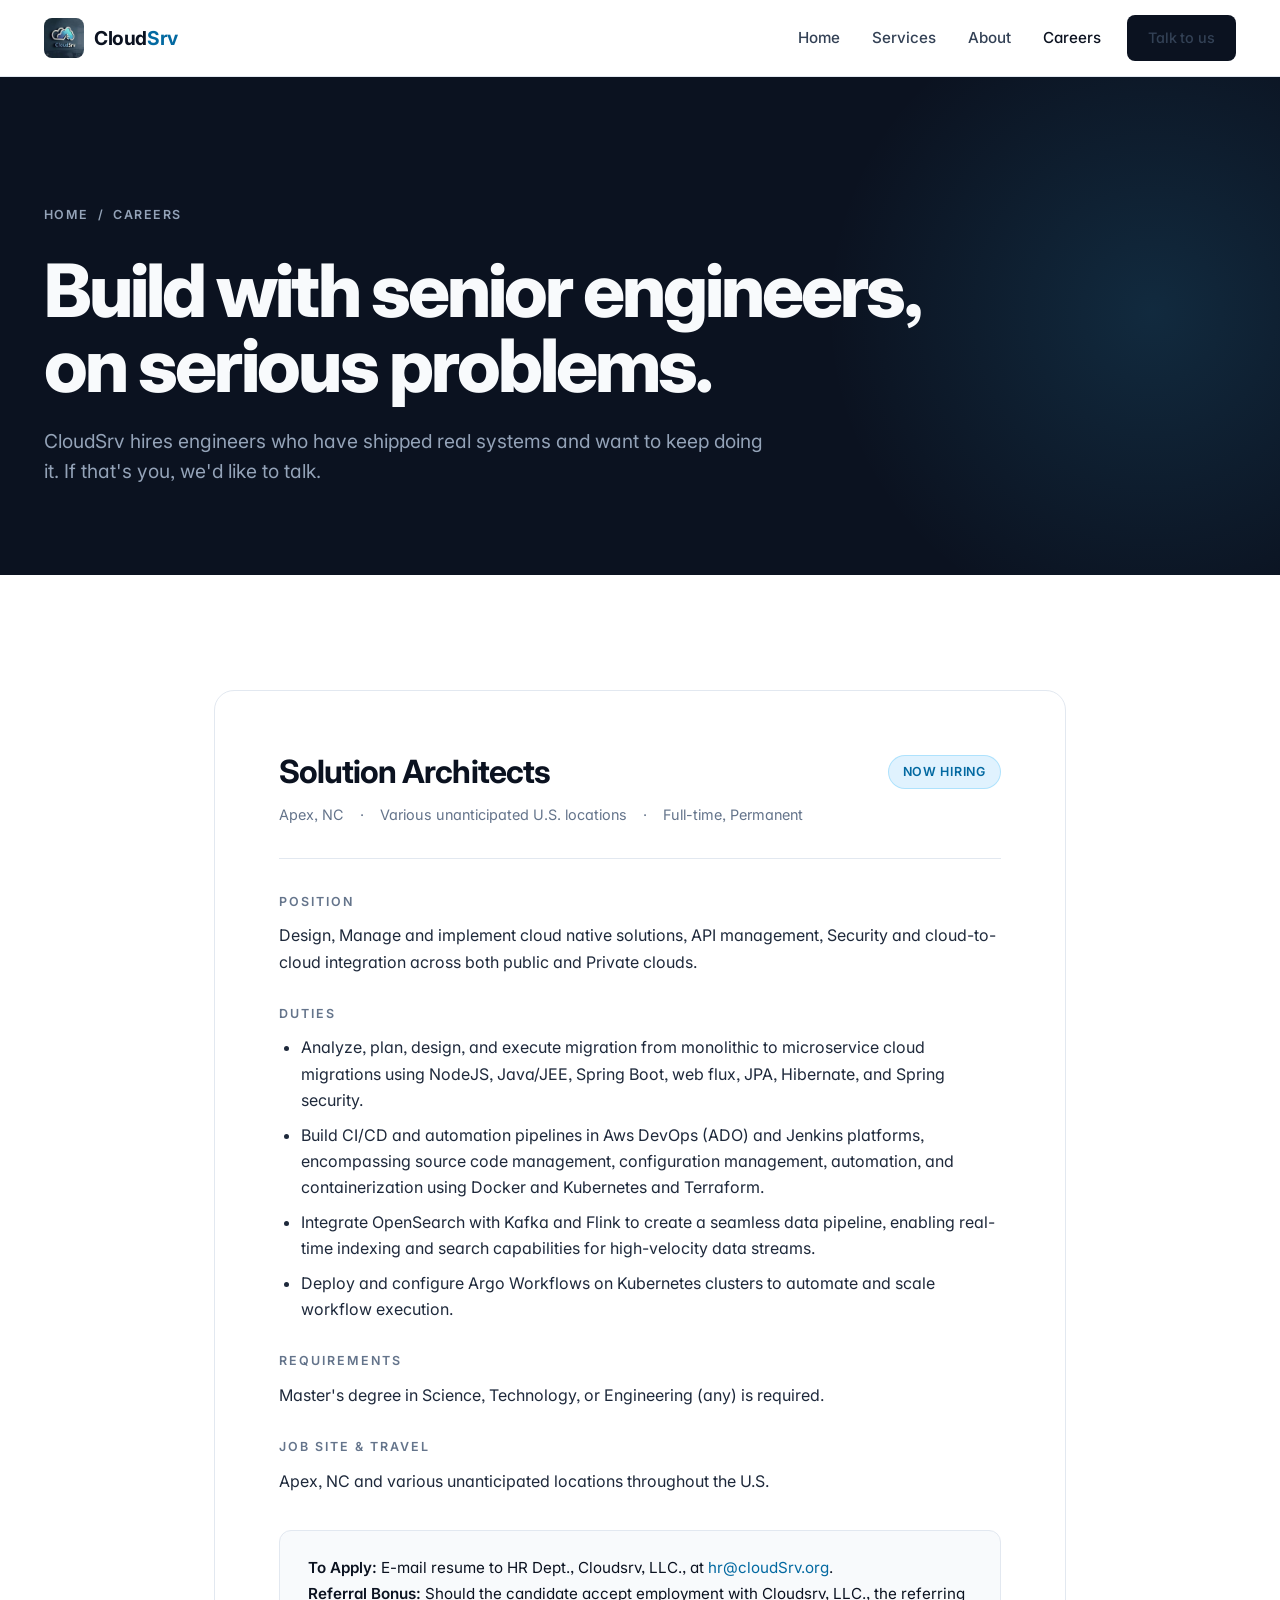
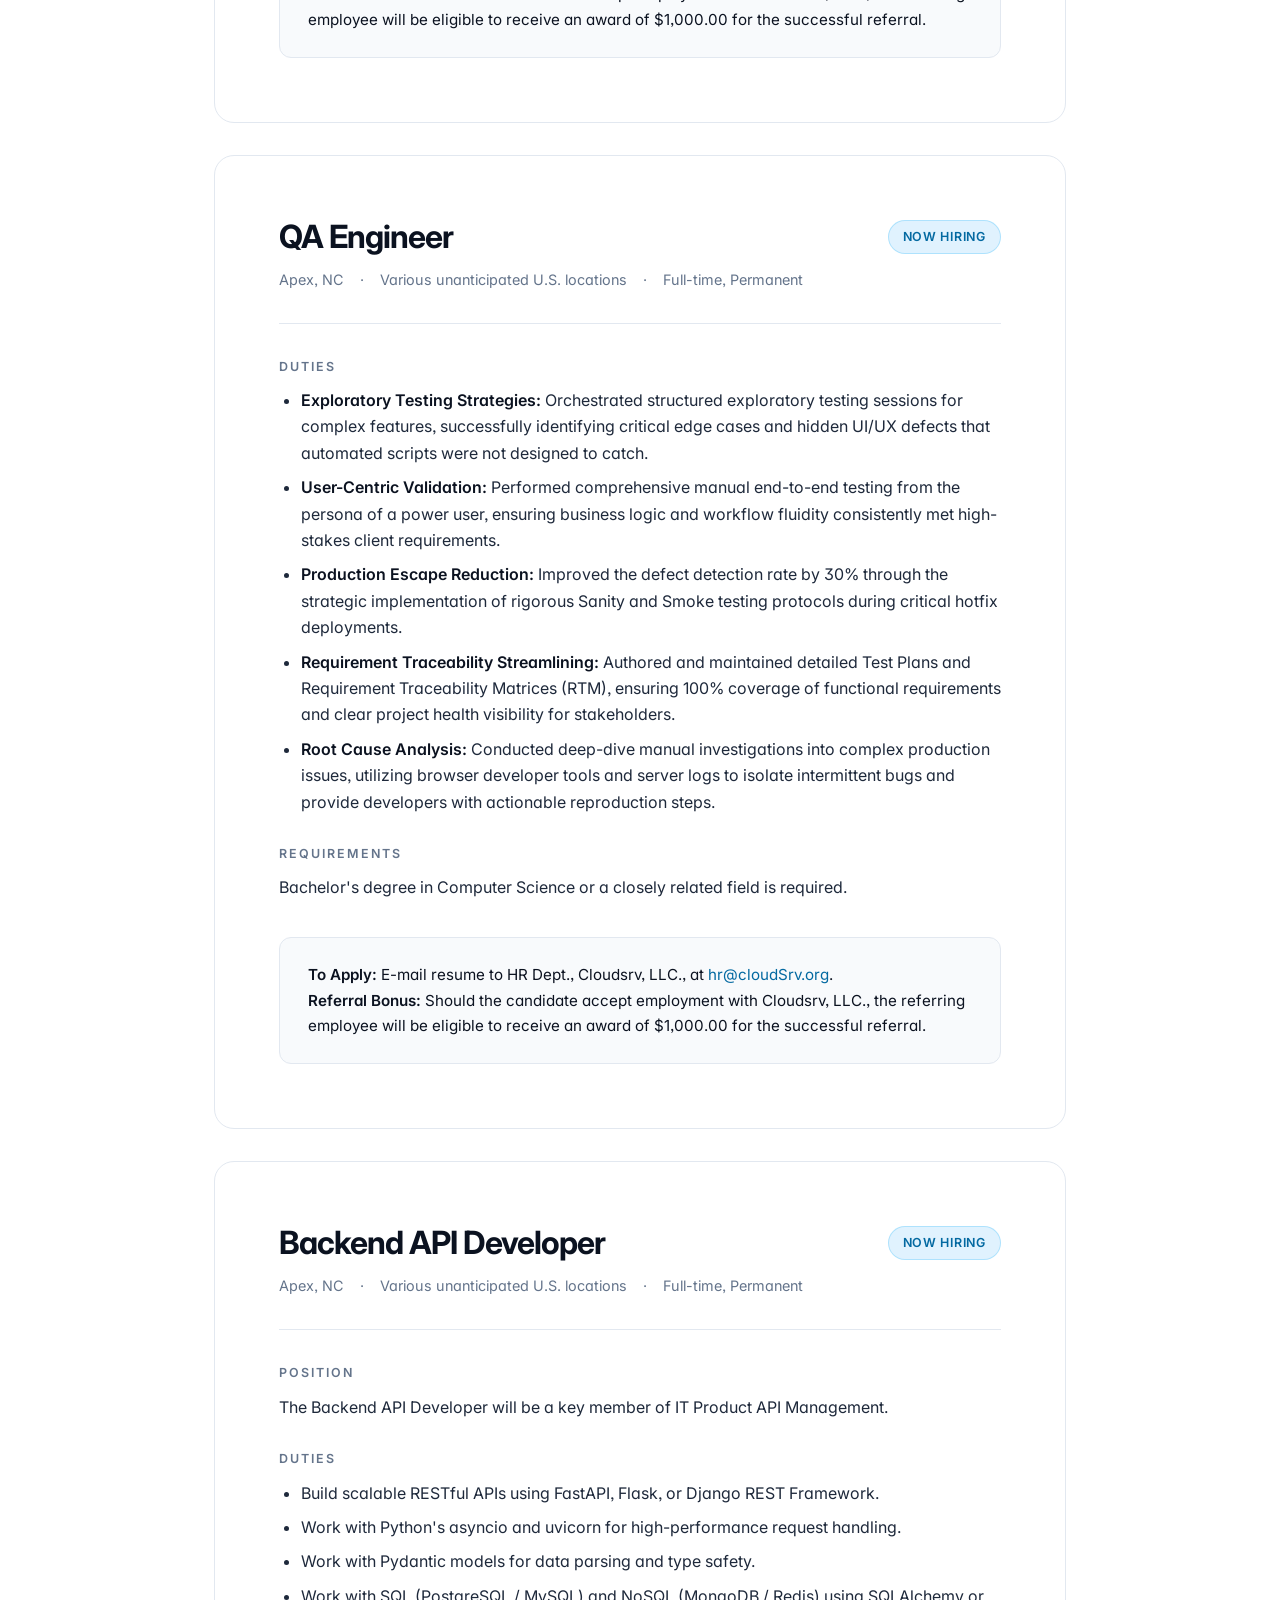
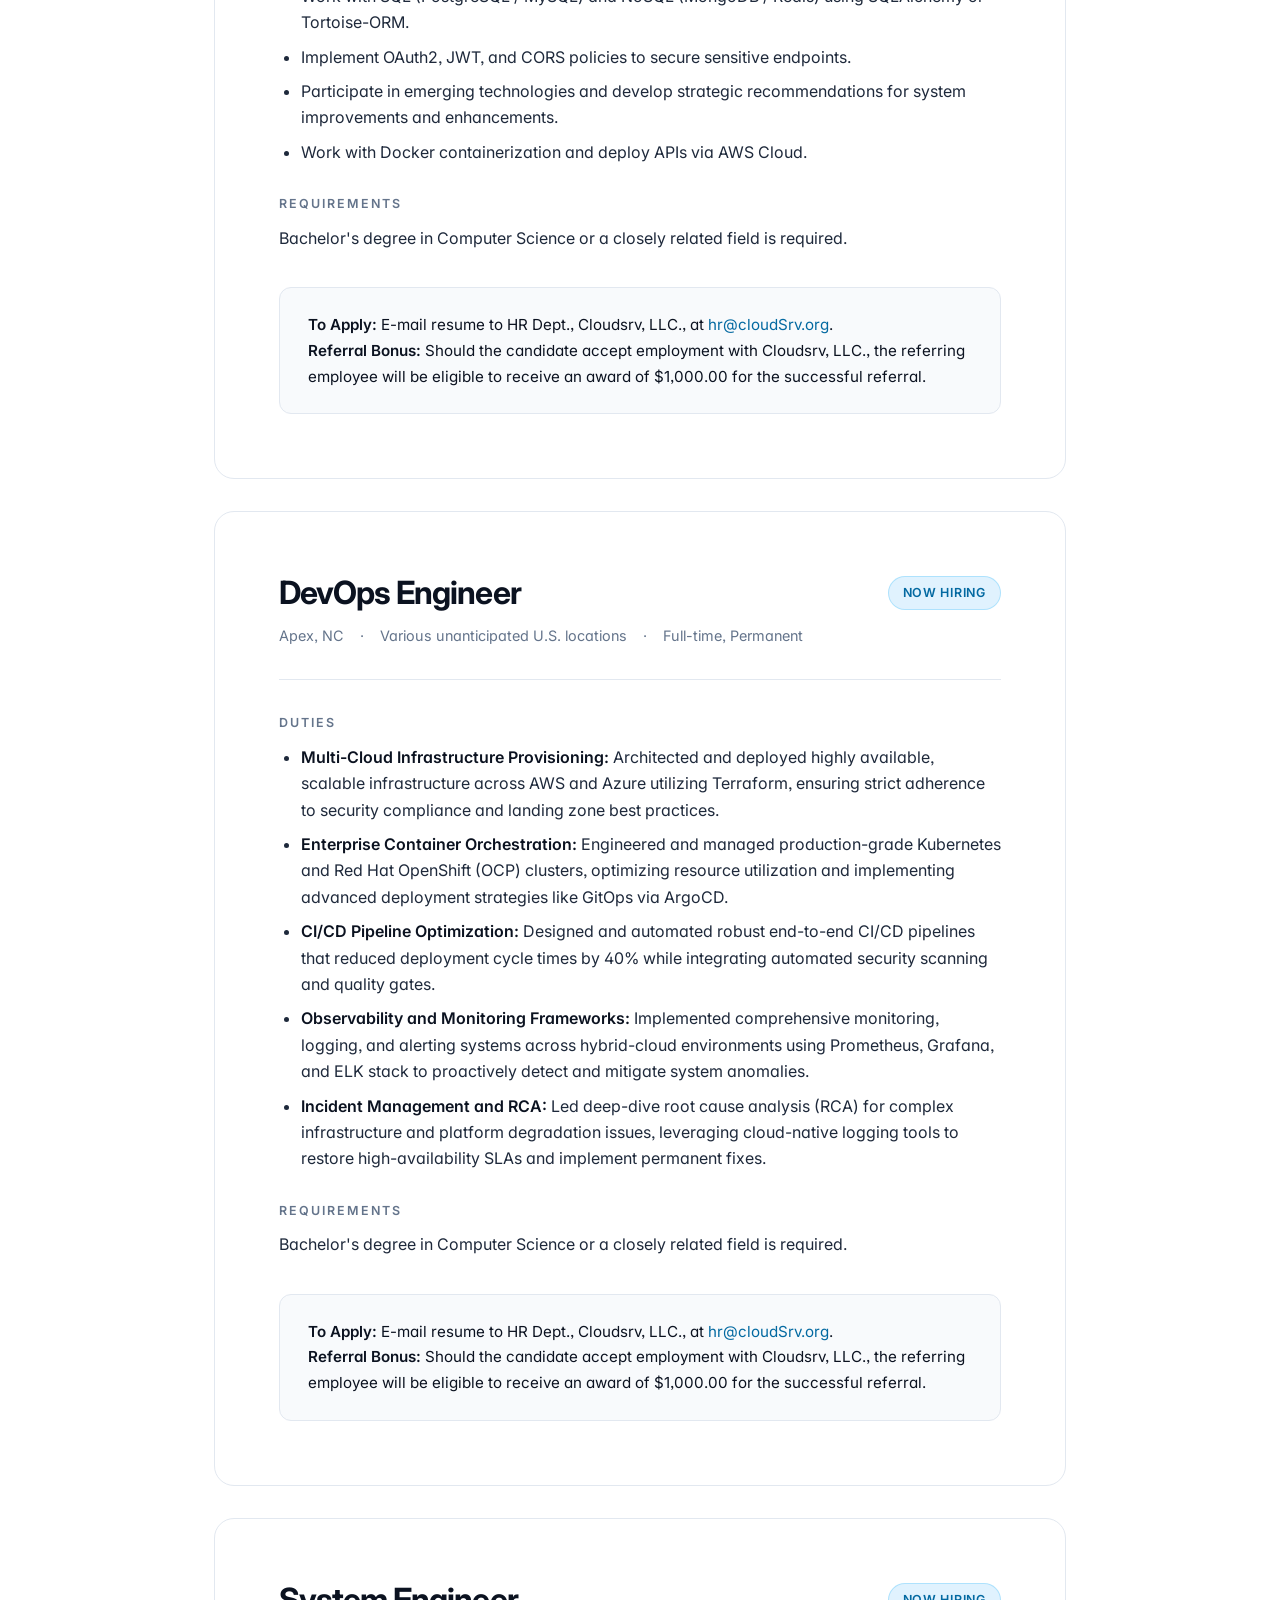
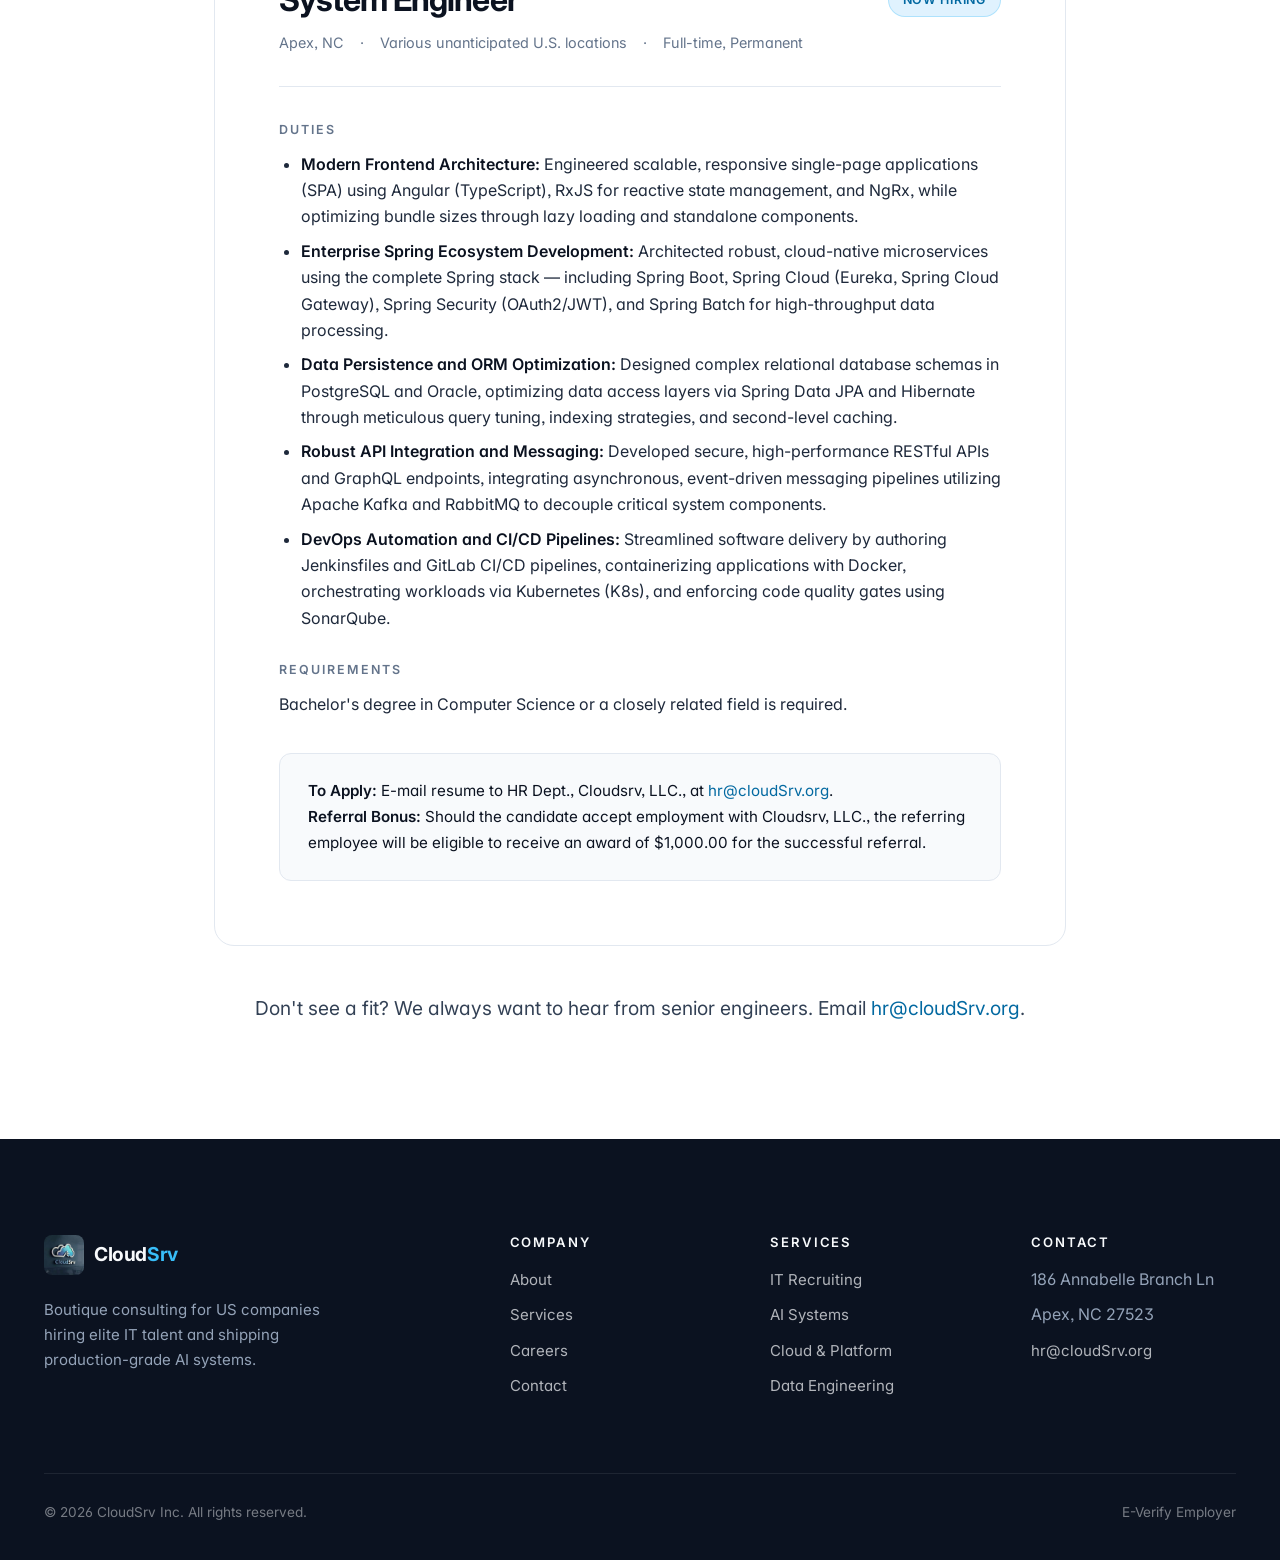
<file: careers.html>
<!DOCTYPE html>
<html lang="en">
<head>
  <meta charset="UTF-8" />
  <meta name="viewport" content="width=device-width, initial-scale=1" />
  <title>Careers — CloudSrv</title>
  <meta name="description" content="Open roles at CloudSrv. Senior engineers and architects building production-grade systems for US companies." />
  <link rel="icon" type="image/jpeg" href="assets/cloudsrv_logo.jpg" />
  <link rel="preconnect" href="https://fonts.googleapis.com" />
  <link rel="preconnect" href="https://fonts.gstatic.com" crossorigin />
  <link href="https://fonts.googleapis.com/css2?family=Inter:wght@400;500;600;700;800;900&display=swap" rel="stylesheet" />
  <link rel="stylesheet" href="assets/style.css" />
</head>
<body>
<a href="#main" class="skip-link">Skip to content</a>

<nav class="nav">
  <div class="container nav-inner">
    <a href="index.html" class="brand-link">
      <img class="brand-mark" src="assets/cloudsrv_logo.jpg" alt="" width="40" height="40" />
      <span class="brand-name">Cloud<span>Srv</span></span>
    </a>
    <button class="nav-toggle" aria-label="Open menu" aria-expanded="false" onclick="const n=document.getElementById('navlinks');const o=n.classList.toggle('open');this.setAttribute('aria-expanded',o)">
      <span></span>
    </button>
    <ul class="nav-links" id="navlinks">
      <li><a href="index.html">Home</a></li>
      <li><a href="services.html">Services</a></li>
      <li><a href="aboutus.html">About</a></li>
      <li><a href="careers.html" class="active">Careers</a></li>
      <li><a href="contactus.html" class="btn btn-primary" style="padding:10px 20px;font-size:.9rem;margin-left:8px">Talk to us</a></li>
    </ul>
  </div>
</nav>

<main id="main">

  <section class="page-head">
    <div class="container">
      <div class="page-head-inner">
        <div class="crumbs"><a href="index.html">Home</a> &nbsp;/&nbsp; Careers</div>
        <h1>Build with senior engineers, on serious problems.</h1>
        <p class="lead">CloudSrv hires engineers who have shipped real systems and want to keep doing it. If that's you, we'd like to talk.</p>
      </div>
    </div>
  </section>

  <section class="section">
    <div class="container" style="max-width: 900px;">

      <article class="job">
        <div class="job-header">
          <div class="job-title">
            <h2>Solution Architects</h2>
            <div class="job-meta">
              <span>Apex, NC</span>
              <span>·</span>
              <span>Various unanticipated U.S. locations</span>
              <span>·</span>
              <span>Full-time, Permanent</span>
            </div>
          </div>
          <span class="job-tag">Now Hiring</span>
        </div>

        <div class="job-section">
          <h4>Position</h4>
          <p>Design, Manage and implement cloud native solutions, API management, Security and cloud-to-cloud integration across both public and Private clouds.</p>
        </div>

        <div class="job-section">
          <h4>Duties</h4>
          <ul>
            <li>Analyze, plan, design, and execute migration from monolithic to microservice cloud migrations using NodeJS, Java/JEE, Spring Boot, web flux, JPA, Hibernate, and Spring security.</li>
            <li>Build CI/CD and automation pipelines in Aws DevOps (ADO) and Jenkins platforms, encompassing source code management, configuration management, automation, and containerization using Docker and Kubernetes and Terraform.</li>
            <li>Integrate OpenSearch with Kafka and Flink to create a seamless data pipeline, enabling real-time indexing and search capabilities for high-velocity data streams.</li>
            <li>Deploy and configure Argo Workflows on Kubernetes clusters to automate and scale workflow execution.</li>
          </ul>
        </div>

        <div class="job-section">
          <h4>Requirements</h4>
          <p>Master's degree in Science, Technology, or Engineering (any) is required.</p>
        </div>

        <div class="job-section">
          <h4>Job Site &amp; Travel</h4>
          <p>Apex, NC and various unanticipated locations throughout the U.S.</p>
        </div>

        <div class="job-apply">
          <strong>To Apply:</strong> E-mail resume to HR Dept., Cloudsrv, LLC., at <a href="mailto:hr@cloudSrv.org">hr@cloudSrv.org</a>.<br />
          <strong>Referral Bonus:</strong> Should the candidate accept employment with Cloudsrv, LLC., the referring employee will be eligible to receive an award of $1,000.00 for the successful referral.
        </div>
      </article>

      <article class="job">
        <div class="job-header">
          <div class="job-title">
            <h2>QA Engineer</h2>
            <div class="job-meta">
              <span>Apex, NC</span>
              <span>·</span>
              <span>Various unanticipated U.S. locations</span>
              <span>·</span>
              <span>Full-time, Permanent</span>
            </div>
          </div>
          <span class="job-tag">Now Hiring</span>
        </div>

        <div class="job-section">
          <h4>Duties</h4>
          <ul>
            <li><strong>Exploratory Testing Strategies:</strong> Orchestrated structured exploratory testing sessions for complex features, successfully identifying critical edge cases and hidden UI/UX defects that automated scripts were not designed to catch.</li>
            <li><strong>User-Centric Validation:</strong> Performed comprehensive manual end-to-end testing from the persona of a power user, ensuring business logic and workflow fluidity consistently met high-stakes client requirements.</li>
            <li><strong>Production Escape Reduction:</strong> Improved the defect detection rate by 30% through the strategic implementation of rigorous Sanity and Smoke testing protocols during critical hotfix deployments.</li>
            <li><strong>Requirement Traceability Streamlining:</strong> Authored and maintained detailed Test Plans and Requirement Traceability Matrices (RTM), ensuring 100% coverage of functional requirements and clear project health visibility for stakeholders.</li>
            <li><strong>Root Cause Analysis:</strong> Conducted deep-dive manual investigations into complex production issues, utilizing browser developer tools and server logs to isolate intermittent bugs and provide developers with actionable reproduction steps.</li>
          </ul>
        </div>

        <div class="job-section">
          <h4>Requirements</h4>
          <p>Bachelor's degree in Computer Science or a closely related field is required.</p>
        </div>

        <div class="job-apply">
          <strong>To Apply:</strong> E-mail resume to HR Dept., Cloudsrv, LLC., at <a href="mailto:hr@cloudSrv.org">hr@cloudSrv.org</a>.<br />
          <strong>Referral Bonus:</strong> Should the candidate accept employment with Cloudsrv, LLC., the referring employee will be eligible to receive an award of $1,000.00 for the successful referral.
        </div>
      </article>

      <article class="job">
        <div class="job-header">
          <div class="job-title">
            <h2>Backend API Developer</h2>
            <div class="job-meta">
              <span>Apex, NC</span>
              <span>·</span>
              <span>Various unanticipated U.S. locations</span>
              <span>·</span>
              <span>Full-time, Permanent</span>
            </div>
          </div>
          <span class="job-tag">Now Hiring</span>
        </div>

        <div class="job-section">
          <h4>Position</h4>
          <p>The Backend API Developer will be a key member of IT Product API Management.</p>
        </div>

        <div class="job-section">
          <h4>Duties</h4>
          <ul>
            <li>Build scalable RESTful APIs using FastAPI, Flask, or Django REST Framework.</li>
            <li>Work with Python's asyncio and uvicorn for high-performance request handling.</li>
            <li>Work with Pydantic models for data parsing and type safety.</li>
            <li>Work with SQL (PostgreSQL / MySQL) and NoSQL (MongoDB / Redis) using SQLAlchemy or Tortoise-ORM.</li>
            <li>Implement OAuth2, JWT, and CORS policies to secure sensitive endpoints.</li>
            <li>Participate in emerging technologies and develop strategic recommendations for system improvements and enhancements.</li>
            <li>Work with Docker containerization and deploy APIs via AWS Cloud.</li>
          </ul>
        </div>

        <div class="job-section">
          <h4>Requirements</h4>
          <p>Bachelor's degree in Computer Science or a closely related field is required.</p>
        </div>

        <div class="job-apply">
          <strong>To Apply:</strong> E-mail resume to HR Dept., Cloudsrv, LLC., at <a href="mailto:hr@cloudSrv.org">hr@cloudSrv.org</a>.<br />
          <strong>Referral Bonus:</strong> Should the candidate accept employment with Cloudsrv, LLC., the referring employee will be eligible to receive an award of $1,000.00 for the successful referral.
        </div>
      </article>

      <article class="job">
        <div class="job-header">
          <div class="job-title">
            <h2>DevOps Engineer</h2>
            <div class="job-meta">
              <span>Apex, NC</span>
              <span>·</span>
              <span>Various unanticipated U.S. locations</span>
              <span>·</span>
              <span>Full-time, Permanent</span>
            </div>
          </div>
          <span class="job-tag">Now Hiring</span>
        </div>

        <div class="job-section">
          <h4>Duties</h4>
          <ul>
            <li><strong>Multi-Cloud Infrastructure Provisioning:</strong> Architected and deployed highly available, scalable infrastructure across AWS and Azure utilizing Terraform, ensuring strict adherence to security compliance and landing zone best practices.</li>
            <li><strong>Enterprise Container Orchestration:</strong> Engineered and managed production-grade Kubernetes and Red Hat OpenShift (OCP) clusters, optimizing resource utilization and implementing advanced deployment strategies like GitOps via ArgoCD.</li>
            <li><strong>CI/CD Pipeline Optimization:</strong> Designed and automated robust end-to-end CI/CD pipelines that reduced deployment cycle times by 40% while integrating automated security scanning and quality gates.</li>
            <li><strong>Observability and Monitoring Frameworks:</strong> Implemented comprehensive monitoring, logging, and alerting systems across hybrid-cloud environments using Prometheus, Grafana, and ELK stack to proactively detect and mitigate system anomalies.</li>
            <li><strong>Incident Management and RCA:</strong> Led deep-dive root cause analysis (RCA) for complex infrastructure and platform degradation issues, leveraging cloud-native logging tools to restore high-availability SLAs and implement permanent fixes.</li>
          </ul>
        </div>

        <div class="job-section">
          <h4>Requirements</h4>
          <p>Bachelor's degree in Computer Science or a closely related field is required.</p>
        </div>

        <div class="job-apply">
          <strong>To Apply:</strong> E-mail resume to HR Dept., Cloudsrv, LLC., at <a href="mailto:hr@cloudSrv.org">hr@cloudSrv.org</a>.<br />
          <strong>Referral Bonus:</strong> Should the candidate accept employment with Cloudsrv, LLC., the referring employee will be eligible to receive an award of $1,000.00 for the successful referral.
        </div>
      </article>

      <article class="job">
        <div class="job-header">
          <div class="job-title">
            <h2>System Engineer</h2>
            <div class="job-meta">
              <span>Apex, NC</span>
              <span>·</span>
              <span>Various unanticipated U.S. locations</span>
              <span>·</span>
              <span>Full-time, Permanent</span>
            </div>
          </div>
          <span class="job-tag">Now Hiring</span>
        </div>

        <div class="job-section">
          <h4>Duties</h4>
          <ul>
            <li><strong>Modern Frontend Architecture:</strong> Engineered scalable, responsive single-page applications (SPA) using Angular (TypeScript), RxJS for reactive state management, and NgRx, while optimizing bundle sizes through lazy loading and standalone components.</li>
            <li><strong>Enterprise Spring Ecosystem Development:</strong> Architected robust, cloud-native microservices using the complete Spring stack — including Spring Boot, Spring Cloud (Eureka, Spring Cloud Gateway), Spring Security (OAuth2/JWT), and Spring Batch for high-throughput data processing.</li>
            <li><strong>Data Persistence and ORM Optimization:</strong> Designed complex relational database schemas in PostgreSQL and Oracle, optimizing data access layers via Spring Data JPA and Hibernate through meticulous query tuning, indexing strategies, and second-level caching.</li>
            <li><strong>Robust API Integration and Messaging:</strong> Developed secure, high-performance RESTful APIs and GraphQL endpoints, integrating asynchronous, event-driven messaging pipelines utilizing Apache Kafka and RabbitMQ to decouple critical system components.</li>
            <li><strong>DevOps Automation and CI/CD Pipelines:</strong> Streamlined software delivery by authoring Jenkinsfiles and GitLab CI/CD pipelines, containerizing applications with Docker, orchestrating workloads via Kubernetes (K8s), and enforcing code quality gates using SonarQube.</li>
          </ul>
        </div>

        <div class="job-section">
          <h4>Requirements</h4>
          <p>Bachelor's degree in Computer Science or a closely related field is required.</p>
        </div>

        <div class="job-apply">
          <strong>To Apply:</strong> E-mail resume to HR Dept., Cloudsrv, LLC., at <a href="mailto:hr@cloudSrv.org">hr@cloudSrv.org</a>.<br />
          <strong>Referral Bonus:</strong> Should the candidate accept employment with Cloudsrv, LLC., the referring employee will be eligible to receive an award of $1,000.00 for the successful referral.
        </div>
      </article>

      <p class="lead t-center" style="margin-top:48px; text-align:center;">
        Don't see a fit? We always want to hear from senior engineers. Email <a href="mailto:hr@cloudSrv.org">hr@cloudSrv.org</a>.
      </p>

    </div>
  </section>

</main>

<footer class="footer">
  <div class="container">
    <div class="footer-grid">
      <div>
        <a href="index.html" class="brand-link">
          <img class="brand-mark" src="assets/cloudsrv_logo.jpg" alt="" width="40" height="40" />
          <span class="brand-name">Cloud<span>Srv</span></span>
        </a>
        <p>Boutique consulting for US companies hiring elite IT talent and shipping production-grade AI systems.</p>
      </div>
      <div>
        <h5>Company</h5>
        <ul>
          <li><a href="aboutus.html">About</a></li>
          <li><a href="services.html">Services</a></li>
          <li><a href="careers.html">Careers</a></li>
          <li><a href="contactus.html">Contact</a></li>
        </ul>
      </div>
      <div>
        <h5>Services</h5>
        <ul>
          <li><a href="services.html#talent">IT Recruiting</a></li>
          <li><a href="services.html#ai">AI Systems</a></li>
          <li><a href="services.html#cloud">Cloud &amp; Platform</a></li>
          <li><a href="services.html#data">Data Engineering</a></li>
        </ul>
      </div>
      <div>
        <h5>Contact</h5>
        <ul>
          <li>186 Annabelle Branch Ln</li>
          <li>Apex, NC 27523</li>
          <li><a href="mailto:hr@cloudSrv.org">hr@cloudSrv.org</a></li>
        </ul>
      </div>
    </div>
    <div class="footer-bottom">
      <span>© 2026 CloudSrv Inc. All rights reserved.</span>
      <span>E-Verify Employer</span>
    </div>
  </div>
</footer>

</body>
</html>
</file>
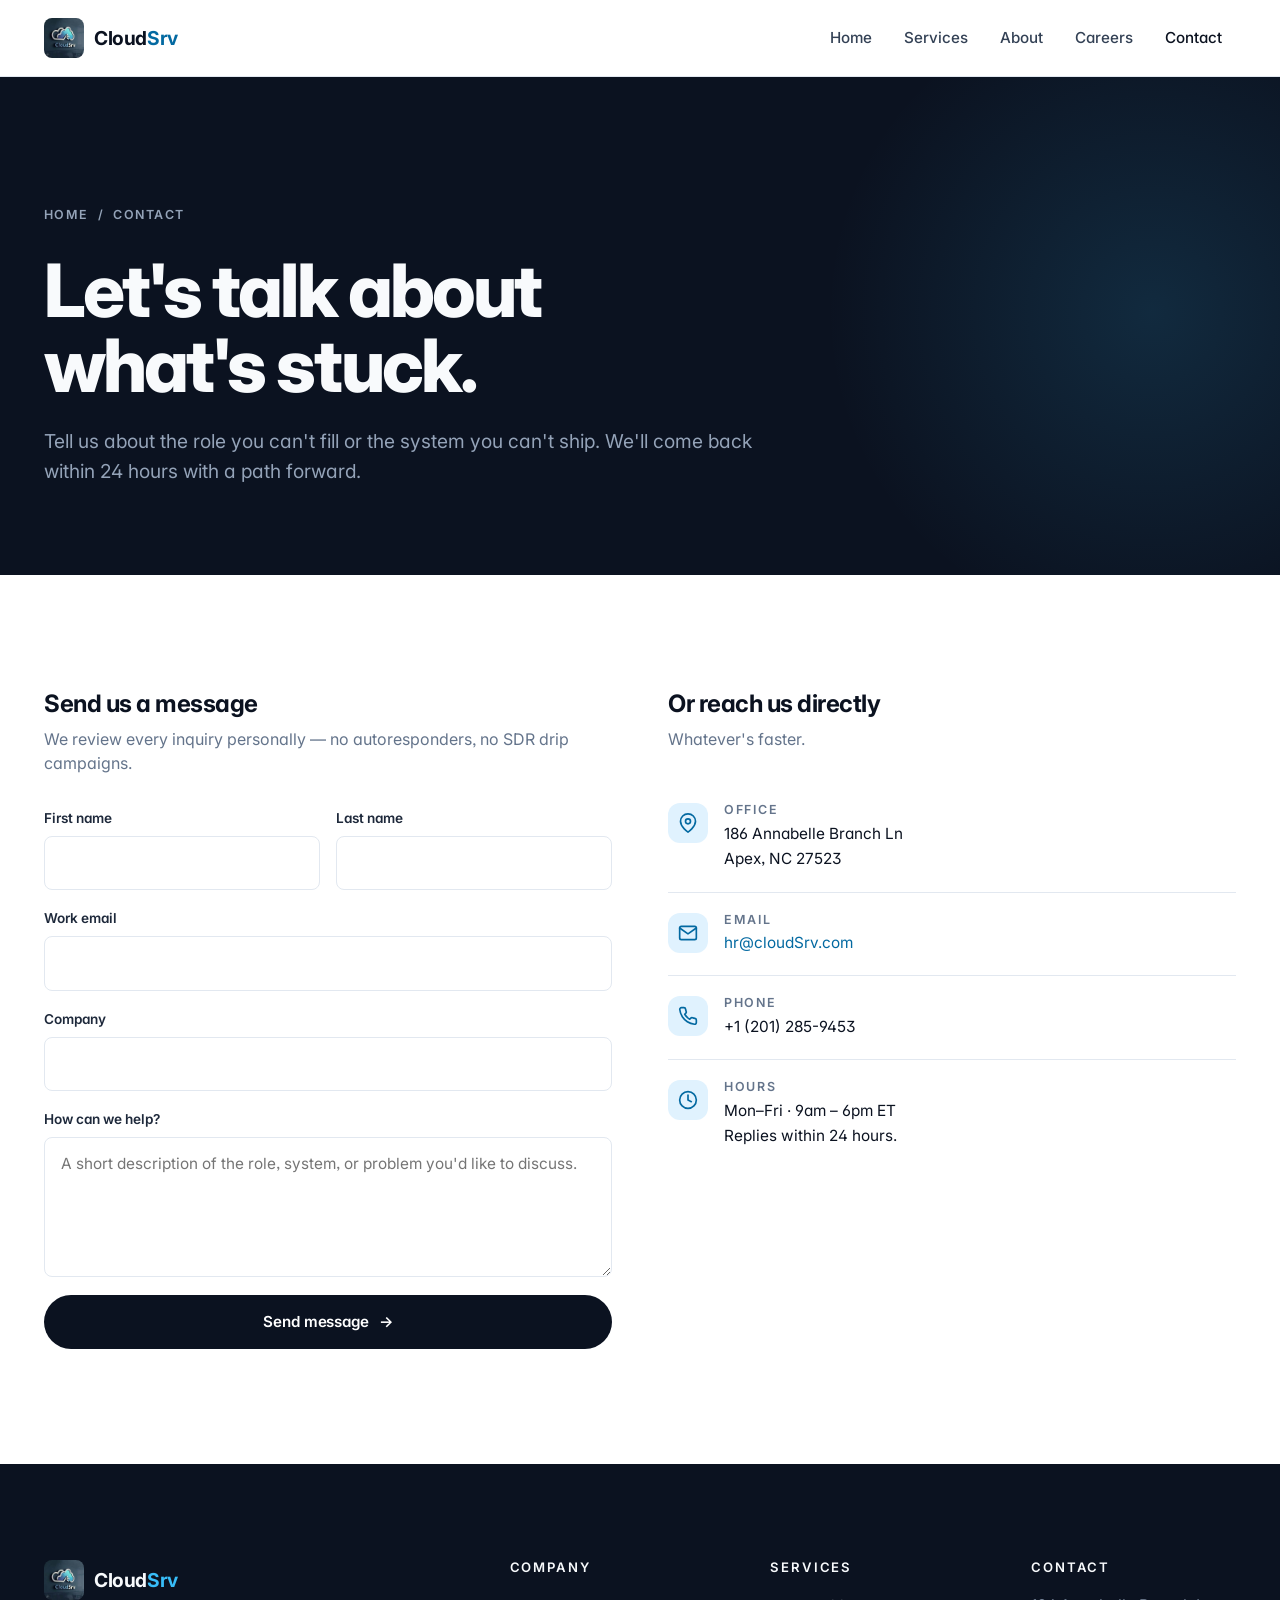
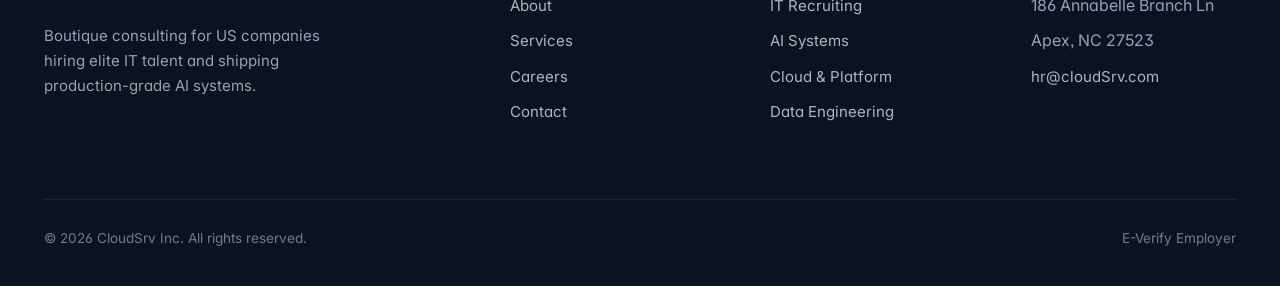
<file: contactus.html>
<!DOCTYPE html>
<html lang="en">
<head>
  <meta charset="UTF-8" />
  <meta name="viewport" content="width=device-width, initial-scale=1" />
  <title>Contact — CloudSrv</title>
  <meta name="description" content="Contact CloudSrv to discuss IT hiring or AI systems engagements. Based in Apex, NC. We reply within 24 hours." />
  <link rel="icon" type="image/jpeg" href="assets/cloudsrv_logo.jpg" />
  <link rel="preconnect" href="https://fonts.googleapis.com" />
  <link rel="preconnect" href="https://fonts.gstatic.com" crossorigin />
  <link href="https://fonts.googleapis.com/css2?family=Inter:wght@400;500;600;700;800;900&display=swap" rel="stylesheet" />
  <link rel="stylesheet" href="assets/style.css" />
</head>
<body>
<a href="#main" class="skip-link">Skip to content</a>

<nav class="nav">
  <div class="container nav-inner">
    <a href="index.html" class="brand-link">
      <img class="brand-mark" src="assets/cloudsrv_logo.jpg" alt="" width="40" height="40" />
      <span class="brand-name">Cloud<span>Srv</span></span>
    </a>
    <button class="nav-toggle" aria-label="Open menu" aria-expanded="false" onclick="const n=document.getElementById('navlinks');const o=n.classList.toggle('open');this.setAttribute('aria-expanded',o)">
      <span></span>
    </button>
    <ul class="nav-links" id="navlinks">
      <li><a href="index.html">Home</a></li>
      <li><a href="services.html">Services</a></li>
      <li><a href="aboutus.html">About</a></li>
      <li><a href="careers.html">Careers</a></li>
      <li><a href="contactus.html" class="active">Contact</a></li>
    </ul>
  </div>
</nav>

<main id="main">

  <section class="page-head">
    <div class="container">
      <div class="page-head-inner">
        <div class="crumbs"><a href="index.html">Home</a> &nbsp;/&nbsp; Contact</div>
        <h1>Let's talk about what's stuck.</h1>
        <p class="lead">Tell us about the role you can't fill or the system you can't ship. We'll come back within 24 hours with a path forward.</p>
      </div>
    </div>
  </section>

  <section class="section">
    <div class="container">
      <div class="contact-grid">

        <div>
          <h3 style="margin-bottom:8px;">Send us a message</h3>
          <p class="lead" style="font-size:1rem; color:var(--muted); margin-bottom:32px;">We review every inquiry personally — no autoresponders, no SDR drip campaigns.</p>
          <form action="mailto:hr@cloudSrv.com" method="post" enctype="text/plain">
            <div class="field-row">
              <div class="field">
                <label for="fname">First name</label>
                <input type="text" id="fname" name="fname" required />
              </div>
              <div class="field">
                <label for="lname">Last name</label>
                <input type="text" id="lname" name="lname" required />
              </div>
            </div>
            <div class="field">
              <label for="email">Work email</label>
              <input type="email" id="email" name="email" required />
            </div>
            <div class="field">
              <label for="company">Company</label>
              <input type="text" id="company" name="company" />
            </div>
            <div class="field">
              <label for="message">How can we help?</label>
              <textarea id="message" name="message" placeholder="A short description of the role, system, or problem you'd like to discuss." required></textarea>
            </div>
            <button type="submit" class="btn btn-primary" style="width:100%;">Send message <span aria-hidden="true">→</span></button>
          </form>
        </div>

        <div>
          <h3 style="margin-bottom:8px;">Or reach us directly</h3>
          <p class="lead" style="font-size:1rem; color:var(--muted); margin-bottom:32px;">Whatever's faster.</p>

          <div class="contact-item">
            <div class="contact-item-icon">
              <svg width="20" height="20" viewBox="0 0 24 24" fill="none" stroke="currentColor" stroke-width="2" stroke-linecap="round" stroke-linejoin="round"><path d="M21 10c0 7-9 13-9 13s-9-6-9-13a9 9 0 0 1 18 0z"/><circle cx="12" cy="10" r="3"/></svg>
            </div>
            <div class="contact-item-body">
              <h4>Office</h4>
              <p>186 Annabelle Branch Ln<br />Apex, NC 27523</p>
            </div>
          </div>

          <div class="contact-item">
            <div class="contact-item-icon">
              <svg width="20" height="20" viewBox="0 0 24 24" fill="none" stroke="currentColor" stroke-width="2" stroke-linecap="round" stroke-linejoin="round"><path d="M4 4h16c1.1 0 2 .9 2 2v12c0 1.1-.9 2-2 2H4c-1.1 0-2-.9-2-2V6c0-1.1.9-2 2-2z"/><polyline points="22,6 12,13 2,6"/></svg>
            </div>
            <div class="contact-item-body">
              <h4>Email</h4>
              <p><a href="mailto:hr@cloudSrv.com">hr@cloudSrv.com</a></p>
            </div>
          </div>

          <div class="contact-item">
            <div class="contact-item-icon">
              <svg width="20" height="20" viewBox="0 0 24 24" fill="none" stroke="currentColor" stroke-width="2" stroke-linecap="round" stroke-linejoin="round"><path d="M22 16.92v3a2 2 0 0 1-2.18 2 19.79 19.79 0 0 1-8.63-3.07 19.5 19.5 0 0 1-6-6 19.79 19.79 0 0 1-3.07-8.67A2 2 0 0 1 4.11 2h3a2 2 0 0 1 2 1.72 12.84 12.84 0 0 0 .7 2.81 2 2 0 0 1-.45 2.11L8.09 9.91a16 16 0 0 0 6 6l1.27-1.27a2 2 0 0 1 2.11-.45 12.84 12.84 0 0 0 2.81.7A2 2 0 0 1 22 16.92z"/></svg>
            </div>
            <div class="contact-item-body">
              <h4>Phone</h4>
              <p>+1 (201) 285-9453</p>
            </div>
          </div>

          <div class="contact-item">
            <div class="contact-item-icon">
              <svg width="20" height="20" viewBox="0 0 24 24" fill="none" stroke="currentColor" stroke-width="2" stroke-linecap="round" stroke-linejoin="round"><circle cx="12" cy="12" r="10"/><polyline points="12 6 12 12 16 14"/></svg>
            </div>
            <div class="contact-item-body">
              <h4>Hours</h4>
              <p>Mon–Fri · 9am – 6pm ET<br />Replies within 24 hours.</p>
            </div>
          </div>
        </div>

      </div>
    </div>
  </section>

</main>

<footer class="footer">
  <div class="container">
    <div class="footer-grid">
      <div>
        <a href="index.html" class="brand-link">
          <img class="brand-mark" src="assets/cloudsrv_logo.jpg" alt="" width="40" height="40" />
          <span class="brand-name">Cloud<span>Srv</span></span>
        </a>
        <p>Boutique consulting for US companies hiring elite IT talent and shipping production-grade AI systems.</p>
      </div>
      <div>
        <h5>Company</h5>
        <ul>
          <li><a href="aboutus.html">About</a></li>
          <li><a href="services.html">Services</a></li>
          <li><a href="careers.html">Careers</a></li>
          <li><a href="contactus.html">Contact</a></li>
        </ul>
      </div>
      <div>
        <h5>Services</h5>
        <ul>
          <li><a href="services.html#talent">IT Recruiting</a></li>
          <li><a href="services.html#ai">AI Systems</a></li>
          <li><a href="services.html#cloud">Cloud &amp; Platform</a></li>
          <li><a href="services.html#data">Data Engineering</a></li>
        </ul>
      </div>
      <div>
        <h5>Contact</h5>
        <ul>
          <li>186 Annabelle Branch Ln</li>
          <li>Apex, NC 27523</li>
          <li><a href="mailto:hr@cloudSrv.com">hr@cloudSrv.com</a></li>
        </ul>
      </div>
    </div>
    <div class="footer-bottom">
      <span>© 2026 CloudSrv Inc. All rights reserved.</span>
      <span>E-Verify Employer</span>
    </div>
  </div>
</footer>

</body>
</html>
</file>
<file: assets/style.css>
/* ============================================================
   CloudSrv — Design System v3
   "Modern & Confident" — boutique IT consulting + AI systems
   Inspired by Mondo + Slalom DNA, anchored to the brand mark.
   ============================================================ */

/* ---------- 1. Reset ---------- */
*, *::before, *::after { box-sizing: border-box; }
* { margin: 0; }
html { -webkit-text-size-adjust: 100%; tab-size: 4; scroll-behavior: smooth; scroll-padding-top: 96px; color-scheme: light; }
body { min-height: 100vh; line-height: 1.6; -webkit-font-smoothing: antialiased; -moz-osx-font-smoothing: grayscale; text-rendering: optimizeLegibility; }
img, picture, video, canvas, svg { display: block; max-width: 100%; }
input, button, textarea, select { font: inherit; color: inherit; }
button { background: none; border: 0; cursor: pointer; padding: 0; }
a { color: inherit; text-decoration: none; }
ul, ol { padding: 0; list-style: none; }
::selection { background: var(--brand); color: var(--ink); }

/* ---------- 2. Tokens ---------- */
:root {
  /* Brand */
  --brand:           #38BDF8;          /* sky-400 — primary cyan (logo) */
  --brand-strong:    #0EA5E9;          /* sky-500 */
  --brand-deep:      #0369A1;          /* sky-700 */
  --brand-soft:      #E0F2FE;          /* sky-100 */

  /* Neutrals */
  --ink:             #0B1220;          /* deep navy near-black */
  --ink-2:           #1E293B;          /* slate-800 */
  --ink-3:           #334155;          /* slate-700 */
  --muted:           #64748B;          /* slate-500 */
  --muted-2:         #94A3B8;          /* slate-400 */
  --line:            #E2E8F0;          /* slate-200 */
  --line-2:          #F1F5F9;          /* slate-100 */
  --surface:         #FFFFFF;
  --surface-2:       #F8FAFC;          /* slate-50 */
  --surface-3:       #F1F5F9;
  --bg:              #FFFFFF;

  /* Dark band tokens */
  --dark-bg:         #0B1220;
  --dark-bg-2:       #131C2E;
  --dark-text:       #F8FAFC;
  --dark-muted:      #94A3B8;
  --dark-line:       rgba(255, 255, 255, 0.08);
  --dark-line-2:     rgba(255, 255, 255, 0.14);

  /* Semantic */
  --success:         #10B981;
  --accent:          #EC4899;          /* rose, reserved for rare emphasis */

  /* Typography */
  --font-sans:       'Inter', -apple-system, BlinkMacSystemFont, 'Segoe UI', Roboto, Helvetica, Arial, sans-serif;
  --font-display:    'Inter', -apple-system, BlinkMacSystemFont, 'Segoe UI', Roboto, sans-serif;

  /* Layout */
  --container:       1240px;
  --container-tight: 880px;

  /* Radii */
  --r-xs:   4px;
  --r-sm:   8px;
  --r:      12px;
  --r-lg:   20px;
  --r-xl:   28px;
  --r-full: 9999px;

  /* Shadows */
  --shadow-sm: 0 1px 2px rgba(11, 18, 32, 0.05);
  --shadow:    0 4px 14px rgba(11, 18, 32, 0.06);
  --shadow-md: 0 12px 32px -8px rgba(11, 18, 32, 0.10);
  --shadow-lg: 0 24px 56px -12px rgba(11, 18, 32, 0.18);
  --ring:      0 0 0 3px rgba(56, 189, 248, 0.35);

  /* Easing */
  --ease:   cubic-bezier(.2, .7, .2, 1);
}

/* ---------- 3. Base typography ---------- */
body {
  font-family: var(--font-sans);
  font-size: 16px;
  color: var(--ink);
  background: var(--bg);
  font-feature-settings: "cv11", "ss01", "ss03";
}

h1, h2, h3, h4, h5, h6 {
  font-family: var(--font-display);
  color: var(--ink);
  font-weight: 700;
  line-height: 1.08;
  letter-spacing: -0.025em;
}
h1 { font-size: clamp(2.6rem, 6vw, 4.6rem); font-weight: 800; letter-spacing: -0.04em; line-height: 1.02; text-wrap: balance; }
h2 { font-size: clamp(2rem, 4.2vw, 3rem); font-weight: 700; letter-spacing: -0.03em; line-height: 1.06; text-wrap: balance; }
h3 { font-size: 1.5rem; font-weight: 700; letter-spacing: -0.02em; line-height: 1.2; }
h4 { font-size: 1.125rem; font-weight: 600; letter-spacing: -0.015em; }
p  { color: var(--ink-2); line-height: 1.65; }
.lead { font-size: clamp(1.1rem, 1.5vw, 1.25rem); color: var(--ink-3); line-height: 1.55; }
.t-muted { color: var(--muted); }
.t-brand { color: var(--brand-deep); }
.t-center { text-align: center; }

a { color: var(--brand-deep); transition: color .2s var(--ease); }
a:hover { color: var(--ink); }
strong { font-weight: 600; color: var(--ink); }

/* ---------- 4. Layout primitives ---------- */
.container { width: 100%; max-width: var(--container); margin: 0 auto; padding: 0 24px; }
.container-tight { max-width: var(--container-tight); }
.section { padding: clamp(72px, 9vw, 128px) 0; }
.section-tight { padding: clamp(48px, 6vw, 80px) 0; }

.stack > * + * { margin-top: 1.25em; }
.stack-lg > * + * { margin-top: 2em; }

/* ---------- 5. Eyebrow / Pill / Tag ---------- */
.eyebrow {
  display: inline-flex; align-items: center; gap: 10px;
  font-size: 0.78rem; font-weight: 600;
  letter-spacing: 0.14em; text-transform: uppercase;
  color: var(--brand-deep);
  margin-bottom: 18px;
}
.eyebrow::before {
  content: ''; width: 18px; height: 2px; background: var(--brand);
  border-radius: 2px;
}
.eyebrow.on-dark { color: var(--brand); }
.eyebrow.on-dark::before { background: var(--brand); }

.pill {
  display: inline-flex; align-items: center; gap: 8px;
  padding: 6px 14px; border-radius: var(--r-full);
  background: var(--surface-2); color: var(--ink-2);
  font-size: 0.82rem; font-weight: 500;
  border: 1px solid var(--line);
}
.pill-brand { background: var(--brand-soft); color: var(--brand-deep); border-color: rgba(56, 189, 248, 0.3); }
.pill-dark { background: var(--dark-bg-2); color: var(--dark-text); border-color: var(--dark-line); }

/* ---------- 6. Navigation ---------- */
.nav {
  position: sticky; top: 0; z-index: 60;
  background: rgba(255, 255, 255, 0.85);
  backdrop-filter: saturate(180%) blur(16px);
  -webkit-backdrop-filter: saturate(180%) blur(16px);
  border-bottom: 1px solid var(--line);
}
.nav-inner { display: flex; align-items: center; justify-content: space-between; height: 76px; }
.brand-link { display: inline-flex; align-items: center; gap: 10px; color: var(--ink); }
.brand-mark { width: 40px; height: 40px; flex-shrink: 0; border-radius: 8px; object-fit: cover; }
.brand-name { font-size: 1.2rem; font-weight: 700; letter-spacing: -0.02em; color: var(--ink); }
.brand-name span { color: var(--brand-deep); }
.nav-links { display: flex; align-items: center; gap: 4px; }
.nav-links a { padding: 8px 14px; font-size: 0.95rem; font-weight: 500; color: var(--ink-3); border-radius: var(--r-sm); transition: color .2s var(--ease), background .2s var(--ease); }
.nav-links a:hover { color: var(--ink); background: var(--surface-2); }
.nav-links a.active { color: var(--ink); }
.nav-toggle { display: none; width: 40px; height: 40px; align-items: center; justify-content: center; }
.nav-toggle span { display: block; width: 22px; height: 2px; background: var(--ink); border-radius: 2px; position: relative; }
.nav-toggle span::before, .nav-toggle span::after { content: ''; position: absolute; left: 0; right: 0; height: 2px; background: var(--ink); border-radius: 2px; }
.nav-toggle span::before { top: -7px; }
.nav-toggle span::after  { top: 7px; }

/* ---------- 7. Buttons ---------- */
.btn {
  display: inline-flex; align-items: center; justify-content: center; gap: 10px;
  padding: 14px 24px;
  font-size: 0.95rem; font-weight: 600; letter-spacing: -0.005em;
  border-radius: var(--r-full);
  border: 1px solid transparent;
  transition: background .2s var(--ease), color .2s var(--ease), border-color .2s var(--ease), transform .15s var(--ease);
  white-space: nowrap;
}
.btn:active { transform: translateY(1px); }
.btn-primary { background: var(--ink); color: var(--surface); }
.btn-primary:hover { background: var(--brand-deep); color: var(--surface); }
.btn-secondary { background: transparent; color: var(--ink); border-color: var(--line); }
.btn-secondary:hover { background: var(--ink); color: var(--surface); border-color: var(--ink); }
.btn-brand { background: var(--brand); color: var(--ink); }
.btn-brand:hover { background: var(--ink); color: var(--brand); }
.btn-ghost { background: transparent; color: var(--ink); }
.btn-ghost:hover { background: var(--surface-2); }
.btn-on-dark { background: var(--brand); color: var(--ink); }
.btn-on-dark:hover { background: var(--surface); color: var(--ink); }
.btn-outline-on-dark { background: transparent; color: var(--dark-text); border-color: rgba(255,255,255,0.25); }
.btn-outline-on-dark:hover { background: var(--surface); color: var(--ink); border-color: var(--surface); }

.btn-arrow { display: inline-flex; align-items: center; gap: 10px; font-weight: 600; color: var(--ink); transition: gap .2s var(--ease), color .2s var(--ease); }
.btn-arrow .arrow { transition: transform .25s var(--ease); display: inline-block; }
.btn-arrow:hover { color: var(--brand-deep); }
.btn-arrow:hover .arrow { transform: translateX(4px); }
.btn-arrow.on-dark { color: var(--brand); }
.btn-arrow.on-dark:hover { color: var(--surface); }

/* ---------- 8. Hero (dark band, signature) ---------- */
.hero {
  position: relative;
  background: var(--dark-bg);
  color: var(--dark-text);
  padding: clamp(80px, 11vw, 144px) 0 clamp(96px, 12vw, 160px);
  overflow: hidden;
}
.hero::before {
  content: '';
  position: absolute; top: -20%; right: -10%;
  width: 60vw; max-width: 720px; aspect-ratio: 1;
  background: radial-gradient(circle, rgba(56, 189, 248, 0.18) 0%, transparent 60%);
  pointer-events: none;
}
.hero::after {
  content: '';
  position: absolute; bottom: -30%; left: -10%;
  width: 50vw; max-width: 600px; aspect-ratio: 1;
  background: radial-gradient(circle, rgba(56, 189, 248, 0.08) 0%, transparent 60%);
  pointer-events: none;
}
.hero-inner { position: relative; z-index: 1; }
.hero-grid { display: grid; grid-template-columns: 1.15fr 0.85fr; gap: 80px; align-items: center; }
@media (max-width: 980px) { .hero-grid { grid-template-columns: 1fr; gap: 56px; } }
.hero h1 { color: var(--dark-text); max-width: 16ch; }
.hero h1 em { font-style: normal; color: var(--brand); }
.hero p.lead { color: var(--dark-muted); margin-top: 28px; max-width: 56ch; }
.hero-ctas { display: flex; gap: 12px; flex-wrap: wrap; margin-top: 40px; }
.hero-stats { display: grid; grid-template-columns: repeat(3, 1fr); gap: 32px; margin-top: 56px; padding-top: 36px; border-top: 1px solid var(--dark-line); }
.hero-stat-num { font-size: clamp(1.6rem, 3vw, 2.2rem); font-weight: 700; letter-spacing: -0.03em; color: var(--brand); }
.hero-stat-label { font-size: 0.85rem; color: var(--dark-muted); margin-top: 6px; }

.hero-visual { position: relative; }
.hero-visual img { width: 100%; border-radius: var(--r-lg); aspect-ratio: 4/4.6; object-fit: cover; box-shadow: var(--shadow-lg); }
.hero-visual-badge {
  position: absolute; top: 24px; left: 24px;
  display: inline-flex; align-items: center; gap: 10px;
  padding: 8px 14px; border-radius: var(--r-full);
  background: rgba(11, 18, 32, 0.7); color: var(--dark-text);
  font-size: 0.82rem; font-weight: 500;
  backdrop-filter: blur(10px); -webkit-backdrop-filter: blur(10px);
}
.hero-visual-badge::before { content: ''; width: 8px; height: 8px; border-radius: 50%; background: var(--brand); box-shadow: 0 0 0 4px rgba(56, 189, 248, 0.25); }

/* ---------- 9. Logo strip (trusted by) ---------- */
.logos { padding: 56px 0; border-bottom: 1px solid var(--line); background: var(--surface); }
.logos-head { font-size: 0.78rem; font-weight: 600; letter-spacing: 0.14em; text-transform: uppercase; color: var(--muted); text-align: center; margin-bottom: 28px; }
.logos-strip { display: flex; align-items: center; justify-content: center; gap: clamp(36px, 6vw, 72px); flex-wrap: wrap; opacity: 0.65; filter: grayscale(1); }
.logos-strip span { font-size: 1.15rem; font-weight: 700; letter-spacing: -0.02em; color: var(--ink-3); }

/* ---------- 10. Section head ---------- */
.section-head { max-width: 720px; margin: 0 auto 64px; text-align: center; }
.section-head.left { text-align: left; margin-left: 0; margin-right: 0; }
.section-head h2 { margin-bottom: 16px; }
.section-head p.lead { color: var(--ink-3); }

/* ---------- 11. Service tiles (the 2 practices) ---------- */
.practices { display: grid; grid-template-columns: 1fr 1fr; gap: 24px; }
@media (max-width: 900px) { .practices { grid-template-columns: 1fr; } }
.practice-tile {
  position: relative;
  padding: clamp(36px, 4vw, 56px);
  border-radius: var(--r-lg);
  background: var(--surface);
  border: 1px solid var(--line);
  transition: border-color .25s var(--ease), transform .25s var(--ease), box-shadow .25s var(--ease);
  display: flex; flex-direction: column;
  min-height: 460px;
  overflow: hidden;
}
.practice-tile:hover { border-color: var(--brand); transform: translateY(-4px); box-shadow: var(--shadow-lg); }
.practice-tile.dark { background: var(--dark-bg); color: var(--dark-text); border-color: var(--dark-bg); }
.practice-tile.dark h3 { color: var(--dark-text); }
.practice-tile.dark p, .practice-tile.dark li { color: var(--dark-muted); }
.practice-tile.dark:hover { border-color: var(--brand); }

.practice-icon {
  width: 56px; height: 56px; border-radius: var(--r);
  display: flex; align-items: center; justify-content: center;
  background: var(--brand-soft); color: var(--brand-deep);
  margin-bottom: 28px;
}
.practice-tile.dark .practice-icon { background: rgba(56, 189, 248, 0.12); color: var(--brand); }
.practice-tile h3 { margin-bottom: 16px; }
.practice-tile p { margin-bottom: 24px; }
.practice-list { display: flex; flex-direction: column; gap: 10px; margin-bottom: 32px; }
.practice-list li {
  position: relative; padding-left: 24px;
  font-size: 0.96rem; color: var(--ink-2); line-height: 1.55;
}
.practice-tile.dark .practice-list li { color: var(--dark-muted); }
.practice-list li::before {
  content: ''; position: absolute; left: 0; top: 0.55em;
  width: 14px; height: 2px; background: var(--brand);
  border-radius: 2px;
}
.practice-foot { margin-top: auto; padding-top: 24px; border-top: 1px solid var(--line); }
.practice-tile.dark .practice-foot { border-color: var(--dark-line); }

/* ---------- 12. Stat blocks (soft cards, consistent) ---------- */
.stats-grid {
  display: grid; grid-template-columns: repeat(4, 1fr);
  gap: 16px;
}
@media (max-width: 900px) { .stats-grid { grid-template-columns: repeat(2, 1fr); } }
@media (max-width: 480px) { .stats-grid { grid-template-columns: 1fr; } }
.stat-block {
  background: var(--surface);
  border: 1px solid var(--line);
  border-radius: var(--r-lg);
  padding: 32px 28px;
  transition: border-color .25s var(--ease), transform .25s var(--ease);
}
.stat-block:hover { border-color: var(--brand); transform: translateY(-2px); }
.stat-block .num { font-size: clamp(2.2rem, 4vw, 3rem); font-weight: 800; letter-spacing: -0.04em; color: var(--ink); line-height: 1; margin-bottom: 10px; }
.stat-block .num span { color: var(--brand-deep); font-size: 0.75em; font-weight: 700; }
.stat-block .label { font-size: 0.92rem; color: var(--muted); max-width: 28ch; }

/* ---------- 13. Process (soft cards, consistent) ---------- */
.process { display: grid; grid-template-columns: repeat(4, 1fr); gap: 16px; }
@media (max-width: 900px) { .process { grid-template-columns: repeat(2, 1fr); } }
@media (max-width: 480px) { .process { grid-template-columns: 1fr; } }
.process-step {
  background: var(--surface);
  border: 1px solid var(--line);
  border-radius: var(--r-lg);
  padding: 32px 28px;
  position: relative;
  transition: border-color .25s var(--ease), transform .25s var(--ease);
}
.process-step:hover { border-color: var(--brand); transform: translateY(-2px); }
.process-step .num { font-size: 0.75rem; font-weight: 600; letter-spacing: 0.14em; color: var(--brand-deep); margin-bottom: 20px; }
.process-step h4 { font-size: 1.15rem; margin-bottom: 8px; }
.process-step p { font-size: 0.92rem; color: var(--muted); margin: 0; }

/* ---------- 14. Industries (soft cards, consistent, fixed 3-col) ---------- */
.industries {
  display: grid;
  grid-template-columns: repeat(3, 1fr);
  gap: 16px;
}
@media (max-width: 900px) { .industries { grid-template-columns: repeat(2, 1fr); } }
@media (max-width: 480px) { .industries { grid-template-columns: 1fr; } }
.industry {
  background: var(--surface);
  border: 1px solid var(--line);
  border-radius: var(--r-lg);
  padding: 32px 28px;
  transition: border-color .25s var(--ease), transform .25s var(--ease);
}
.industry:hover { border-color: var(--brand); transform: translateY(-2px); }
.industry-icon { width: 28px; height: 28px; color: var(--brand-deep); margin-bottom: 18px; }
.industry h4 { font-size: 1.05rem; font-weight: 600; margin-bottom: 6px; }
.industry p { font-size: 0.9rem; color: var(--muted); margin: 0; }

/* ---------- 15. Case study / Insight tile ---------- */
.tiles { display: grid; grid-template-columns: repeat(auto-fit, minmax(280px, 1fr)); gap: 24px; }
.tile { position: relative; overflow: hidden; border-radius: var(--r-lg); background: var(--surface); border: 1px solid var(--line); transition: border-color .25s var(--ease), transform .25s var(--ease), box-shadow .25s var(--ease); display: flex; flex-direction: column; }
.tile:hover { border-color: var(--brand); transform: translateY(-3px); box-shadow: var(--shadow-md); }
.tile-media { aspect-ratio: 16/10; overflow: hidden; }
.tile-media img { width: 100%; height: 100%; object-fit: cover; transition: transform .6s var(--ease); }
.tile:hover .tile-media img { transform: scale(1.04); }
.tile-body { padding: 28px; display: flex; flex-direction: column; flex: 1; }
.tile-meta { font-size: 0.78rem; font-weight: 600; letter-spacing: 0.1em; text-transform: uppercase; color: var(--brand-deep); margin-bottom: 12px; }
.tile h3 { font-size: 1.25rem; margin-bottom: 12px; line-height: 1.3; }
.tile p { font-size: 0.94rem; margin-bottom: 20px; color: var(--ink-3); }
.tile-foot { margin-top: auto; }

/* ---------- 16. CTA band ---------- */
.cta-band {
  background: var(--ink);
  color: var(--dark-text);
  border-radius: var(--r-xl);
  padding: clamp(56px, 7vw, 96px) clamp(32px, 5vw, 72px);
  position: relative; overflow: hidden;
  text-align: center;
}
.cta-band::before {
  content: ''; position: absolute; inset: 0;
  background:
    radial-gradient(ellipse at 20% 30%, rgba(56, 189, 248, 0.2), transparent 50%),
    radial-gradient(ellipse at 80% 70%, rgba(14, 165, 233, 0.14), transparent 50%);
  pointer-events: none;
}
.cta-band > * { position: relative; z-index: 1; }
.cta-band h2 { color: var(--dark-text); margin-bottom: 16px; max-width: 22ch; margin-left: auto; margin-right: auto; }
.cta-band p { color: var(--dark-muted); font-size: 1.1rem; max-width: 50ch; margin: 0 auto 32px; }
.cta-band .cta-actions { display: inline-flex; gap: 12px; flex-wrap: wrap; justify-content: center; }

/* ---------- 17. Page header (inner pages) ---------- */
.page-head {
  background: var(--dark-bg);
  color: var(--dark-text);
  padding: clamp(80px, 10vw, 128px) 0 clamp(48px, 7vw, 88px);
  position: relative;
  overflow: hidden;
}
.page-head::before {
  content: ''; position: absolute; top: -30%; right: -20%;
  width: 60vw; aspect-ratio: 1;
  background: radial-gradient(circle, rgba(56, 189, 248, 0.14), transparent 60%);
  pointer-events: none;
}
.page-head-inner { position: relative; z-index: 1; max-width: 880px; }
.page-head-inner h1 { color: var(--dark-text); max-width: 18ch; }
.page-head-inner p.lead { color: var(--dark-muted); margin-top: 24px; max-width: 60ch; }
.crumbs { font-size: 0.78rem; font-weight: 600; letter-spacing: 0.12em; text-transform: uppercase; color: var(--dark-muted); margin-bottom: 28px; }
.crumbs a { color: var(--dark-muted); }
.crumbs a:hover { color: var(--brand); }

/* ---------- 18. Two-col content section (text + media) ---------- */
.split { display: grid; grid-template-columns: 1fr 1fr; gap: 80px; align-items: center; }
@media (max-width: 900px) { .split { grid-template-columns: 1fr; gap: 48px; } }
.split-media { border-radius: var(--r-lg); overflow: hidden; box-shadow: var(--shadow-md); }
.split-media img { width: 100%; aspect-ratio: 4/3; object-fit: cover; }

/* ---------- 19. Job posting (careers) ---------- */
.job {
  background: var(--surface); border: 1px solid var(--line);
  border-radius: var(--r-lg);
  padding: clamp(36px, 5vw, 64px);
  margin-bottom: 32px;
}
.job-header { display: flex; flex-wrap: wrap; justify-content: space-between; align-items: flex-start; gap: 16px; padding-bottom: 32px; margin-bottom: 36px; border-bottom: 1px solid var(--line); }
.job-title h2 { font-size: clamp(1.6rem, 2.5vw, 2rem); margin-bottom: 14px; }
.job-meta { display: flex; gap: 16px; flex-wrap: wrap; font-size: 0.9rem; color: var(--muted); }
.job-tag { display: inline-flex; align-items: center; gap: 8px; padding: 6px 14px; border-radius: var(--r-full); background: var(--brand-soft); color: var(--brand-deep); font-size: 0.78rem; font-weight: 600; letter-spacing: 0.06em; text-transform: uppercase; border: 1px solid rgba(56, 189, 248, 0.3); }
.job-section { margin-bottom: 32px; }
.job-section:last-child { margin-bottom: 0; }
.job-section h4 { font-size: 0.78rem; text-transform: uppercase; letter-spacing: 0.16em; color: var(--muted); font-weight: 600; margin-bottom: 14px; }
.job-section p, .job-section li { color: var(--ink-2); line-height: 1.65; }
.job-section ul { padding-left: 22px; list-style: disc; display: flex; flex-direction: column; gap: 8px; }
.job-apply { background: var(--surface-2); border: 1px solid var(--line); border-radius: var(--r); padding: 24px 28px; margin-top: 36px; font-size: 0.95rem; line-height: 1.7; }

/* ---------- 20. Contact form ---------- */
.contact-grid { display: grid; grid-template-columns: 1fr 1fr; gap: 56px; align-items: start; }
@media (max-width: 900px) { .contact-grid { grid-template-columns: 1fr; gap: 32px; } }
.field { display: flex; flex-direction: column; gap: 6px; margin-bottom: 18px; }
.field label { font-size: 0.85rem; font-weight: 600; color: var(--ink-2); }
.field input, .field textarea {
  padding: 14px 16px; border: 1px solid var(--line); border-radius: var(--r-sm);
  background: var(--surface); font-size: 0.96rem; font-family: inherit;
  transition: border-color .2s var(--ease), box-shadow .2s var(--ease);
}
.field input:focus, .field textarea:focus { outline: 0; border-color: var(--brand); box-shadow: var(--ring); }
.field textarea { min-height: 140px; resize: vertical; }
.field-row { display: grid; grid-template-columns: 1fr 1fr; gap: 16px; }
@media (max-width: 580px) { .field-row { grid-template-columns: 1fr; } }
.contact-item { display: flex; gap: 16px; padding: 20px 0; border-bottom: 1px solid var(--line); }
.contact-item:last-child { border-bottom: 0; }
.contact-item-icon { width: 40px; height: 40px; border-radius: var(--r); background: var(--brand-soft); color: var(--brand-deep); display: flex; align-items: center; justify-content: center; flex-shrink: 0; }
.contact-item-body h4 { font-size: 0.78rem; text-transform: uppercase; letter-spacing: 0.14em; color: var(--muted); font-weight: 600; margin-bottom: 4px; }
.contact-item-body p { margin: 0; color: var(--ink); font-size: 0.96rem; }

/* ---------- 21. Footer ---------- */
.footer { background: var(--dark-bg); color: var(--dark-muted); padding: 96px 0 36px; }
.footer-grid { display: grid; grid-template-columns: 2fr 1fr 1fr 1fr; gap: 56px; margin-bottom: 64px; }
@media (max-width: 900px) { .footer-grid { grid-template-columns: 1fr 1fr; gap: 40px; } }
@media (max-width: 540px) { .footer-grid { grid-template-columns: 1fr; } }
.footer .brand-name { color: var(--dark-text); }
.footer .brand-name span { color: var(--brand); }
.footer h5 { color: var(--dark-text); font-size: 0.82rem; letter-spacing: 0.14em; text-transform: uppercase; font-weight: 600; margin-bottom: 18px; }
.footer p { color: var(--dark-muted); font-size: 0.94rem; max-width: 32ch; margin-top: 16px; }
.footer ul li { margin-bottom: 10px; }
.footer ul a { color: rgba(248, 250, 252, 0.7); font-size: 0.94rem; }
.footer ul a:hover { color: var(--brand); }
.footer-bottom { border-top: 1px solid var(--dark-line); padding-top: 28px; display: flex; justify-content: space-between; align-items: center; flex-wrap: wrap; gap: 12px; font-size: 0.85rem; color: rgba(248, 250, 252, 0.45); }

/* ---------- 22. Skip link + a11y ---------- */
.skip-link {
  position: absolute; width: 1px; height: 1px;
  padding: 0; margin: -1px; overflow: hidden;
  clip: rect(0, 0, 0, 0); clip-path: inset(50%);
  white-space: nowrap; border: 0;
}
.skip-link:focus {
  position: fixed; top: 16px; left: 16px;
  width: auto; height: auto; padding: 12px 18px;
  background: var(--ink); color: var(--surface);
  border-radius: var(--r-sm); z-index: 1000;
  clip: auto; clip-path: none;
  outline: 3px solid var(--brand); outline-offset: 3px;
}
:focus-visible { outline: 3px solid var(--brand); outline-offset: 3px; border-radius: 4px; }
.btn:focus-visible, .nav-links a:focus-visible { outline-offset: 4px; }

/* ---------- 23. Mobile nav ---------- */
@media (max-width: 820px) {
  .nav-toggle { display: inline-flex; }
  .nav-links {
    position: absolute; top: 76px; left: 0; right: 0;
    flex-direction: column; padding: 16px;
    background: var(--surface); border-bottom: 1px solid var(--line);
    box-shadow: var(--shadow-md);
    transform: translateY(-8px); opacity: 0; pointer-events: none;
    transition: opacity .22s var(--ease), transform .22s var(--ease);
  }
  .nav-links.open { transform: translateY(0); opacity: 1; pointer-events: auto; }
  .nav-links a { width: 100%; padding: 12px 16px; }
}

/* ---------- 24. Reduced motion ---------- */
@media (prefers-reduced-motion: reduce) {
  *, *::before, *::after { animation-duration: .01ms !important; transition-duration: .01ms !important; scroll-behavior: auto !important; }
  .tile:hover, .practice-tile:hover { transform: none !important; }
}

/* ---------- 25. Print ---------- */
@media print {
  .nav, .footer, .cta-band, .hero, .skip-link, .hero-visual { display: none !important; }
  body { background: white; color: black; }
  .section { padding: 16px 0; }
  .job { border: 1px solid black; box-shadow: none; }
}
</file>
